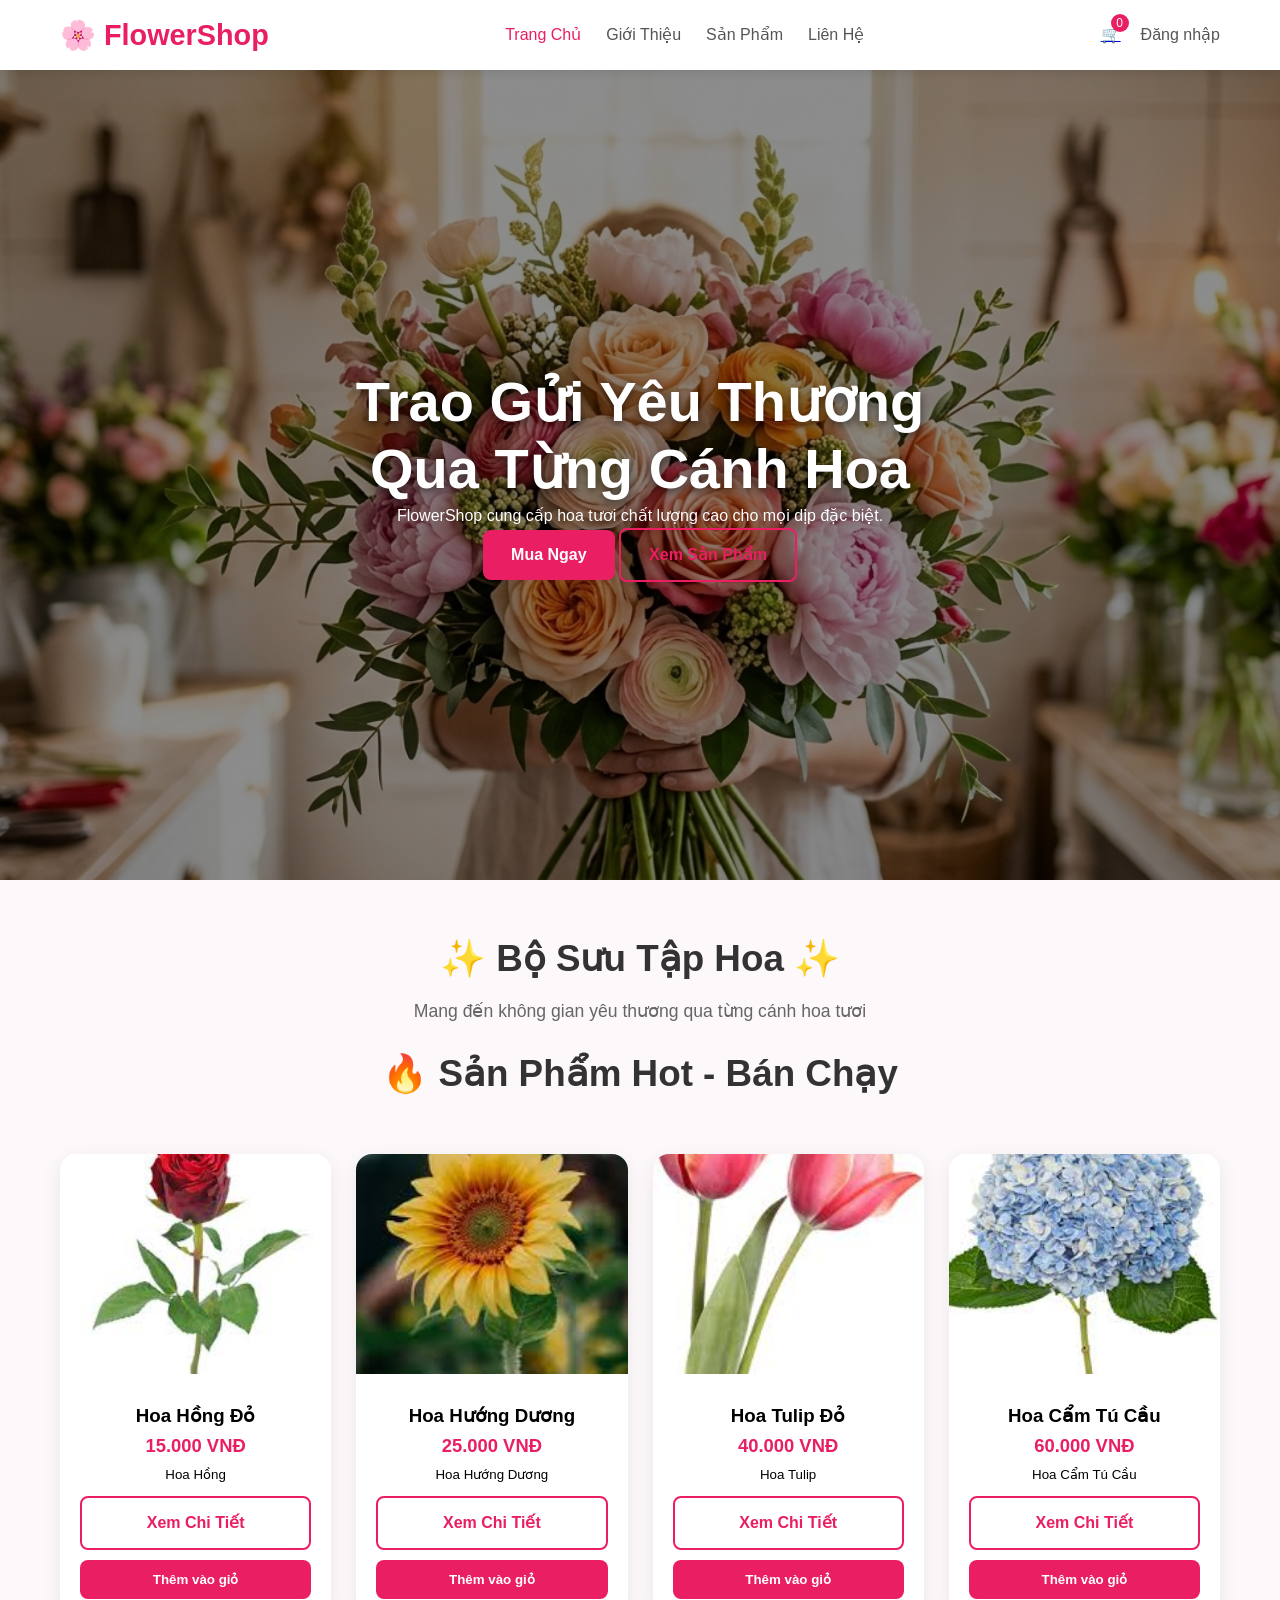
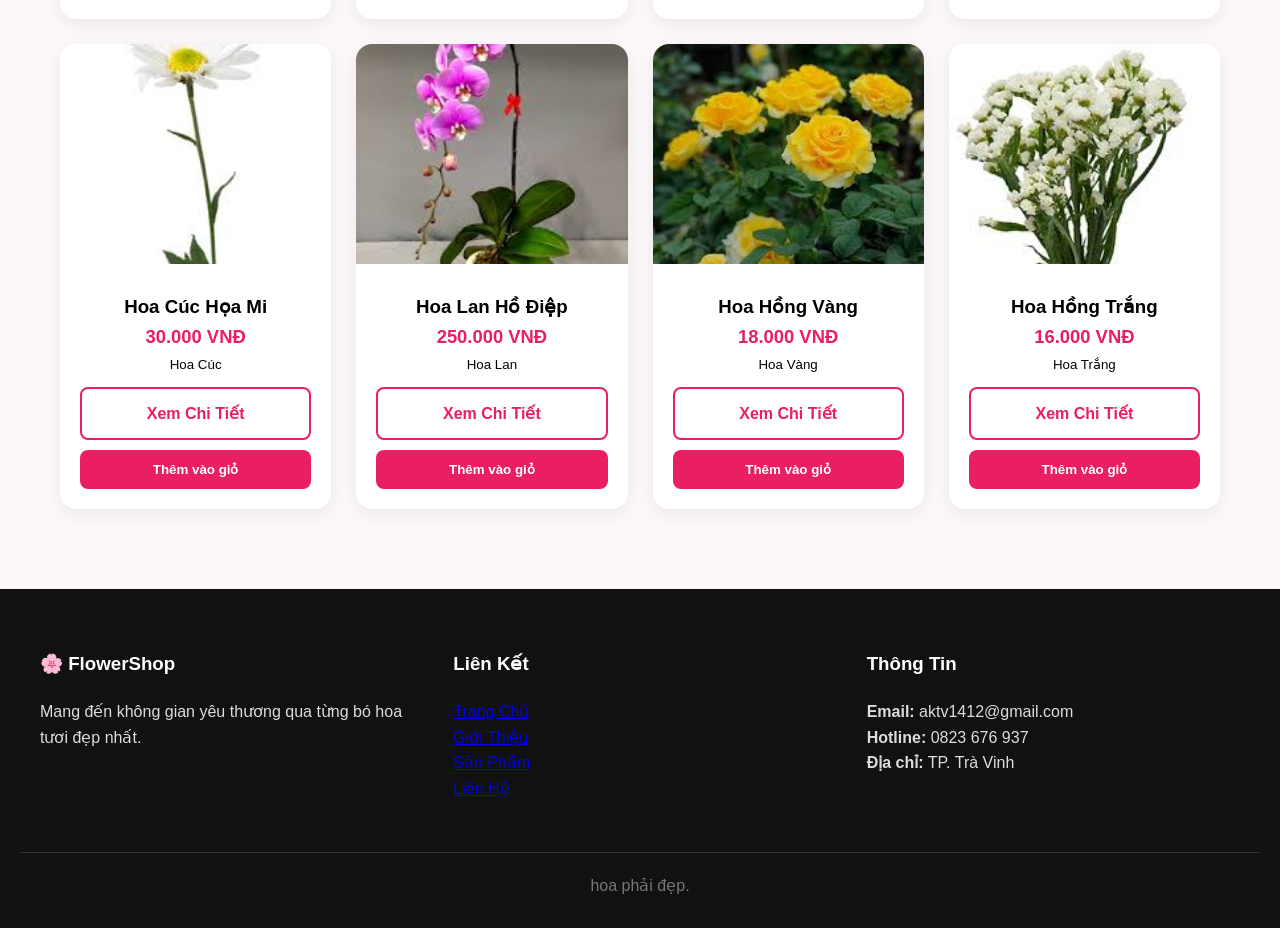
<file: index.html>
<!DOCTYPE html>
<html lang="vi">
<head>
    <meta charset="UTF-8">
    <meta name="viewport" content="width=device-width, initial-scale=1.0">
    <title>FlowerShop - Trang Chủ</title>
    <link rel="stylesheet" href="css/style.css">
</head>
<body>

    <nav class="navbar">
        <div class="nav-container">
            <a href="index.html" class="logo">🌸 FlowerShop</a>
            <ul class="nav-links">
                <li><a href="index.html" class="active">Trang Chủ</a></li>
                <li><a href="html/gioi-thieu.html">Giới Thiệu</a></li>
                <li><a href="html/san-pham.html">Sản Phẩm</a></li>
                <li><a href="html/lien-he.html">Liên Hệ</a></li>
            </ul>
            <div style="display: flex; align-items: center; gap: 20px;">
                <a href="html/gio-hang.html" class="cart-icon">🛒 <span id="cart-count" class="cart-count">0</span></a>
                <a href="html/dang-nhap.html" style="color: #555; text-decoration: none;">Đăng nhập</a>
            </div>
        </div>
    </nav>

    <header class="hero" style="background-image: linear-gradient(rgba(0,0,0,0.45), rgba(0,0,0,0.45)), url('assets/trangchu.png');">
        <div class="hero-content">
            <h1>Trao Gửi Yêu Thương<br>Qua Từng Cánh Hoa</h1>
            <p>FlowerShop cung cấp hoa tươi chất lượng cao cho mọi dịp đặc biệt.</p>
            <div>
                <a href="html/san-pham.html" class="btn btn-primary">Mua Ngay</a>
                <a href="html/san-pham.html" class="btn btn-outline">Xem Sản Phẩm</a>
            </div>
        </div>
    </header>

    <div style="text-align: center; margin-top: 50px; margin-bottom: 20px; padding: 0 20px;">
        <h2 style="font-size: 2.3rem; color: #333; font-weight: bold; display: inline-flex; align-items: center; gap: 10px; justify-content: center; width: 100%;">
            ✨ Bộ Sưu Tập Hoa ✨
        </h2>
        <p style="color: #666; margin-top: 8px; font-size: 1.1rem;">
            Mang đến không gian yêu thương qua từng cánh hoa tươi
        </p>
    </div>

    <section class="section" style="padding-top: 0px;">
        <h2 class="section-title">🔥 Sản Phẩm Hot - Bán Chạy</h2>
        <div id="flower-grid" class="flower-grid"></div>
    </section>

    <footer class="footer">
        <div class="footer-grid">
            <div><h3>🌸 FlowerShop</h3><p>Mang đến không gian yêu thương qua từng bó hoa tươi đẹp nhất.</p></div>
            <div><h3>Liên Kết</h3><p><a href="index.html">Trang Chủ</a></p><p><a href="html/gioi-thieu.html">Giới Thiệu</a></p><p><a href="html/san-pham.html">Sản Phẩm</a></p><p><a href="html/lien-he.html">Liên Hệ</a></p></div>
            <div><h3>Thông Tin</h3><p><strong>Email:</strong> aktv1412@gmail.com</p><p><strong>Hotline:</strong> 0823 676 937</p><p><strong>Địa chỉ:</strong> TP. Trà Vinh</p></div>
        </div>
        <div style="text-align:center; margin-top:50px; padding-top:20px; border-top:1px solid #333; color:#777;">hoa phải đẹp.</div>
    </footer>

    <script src="js/script.js"></script>
</body>
</html>
</file>
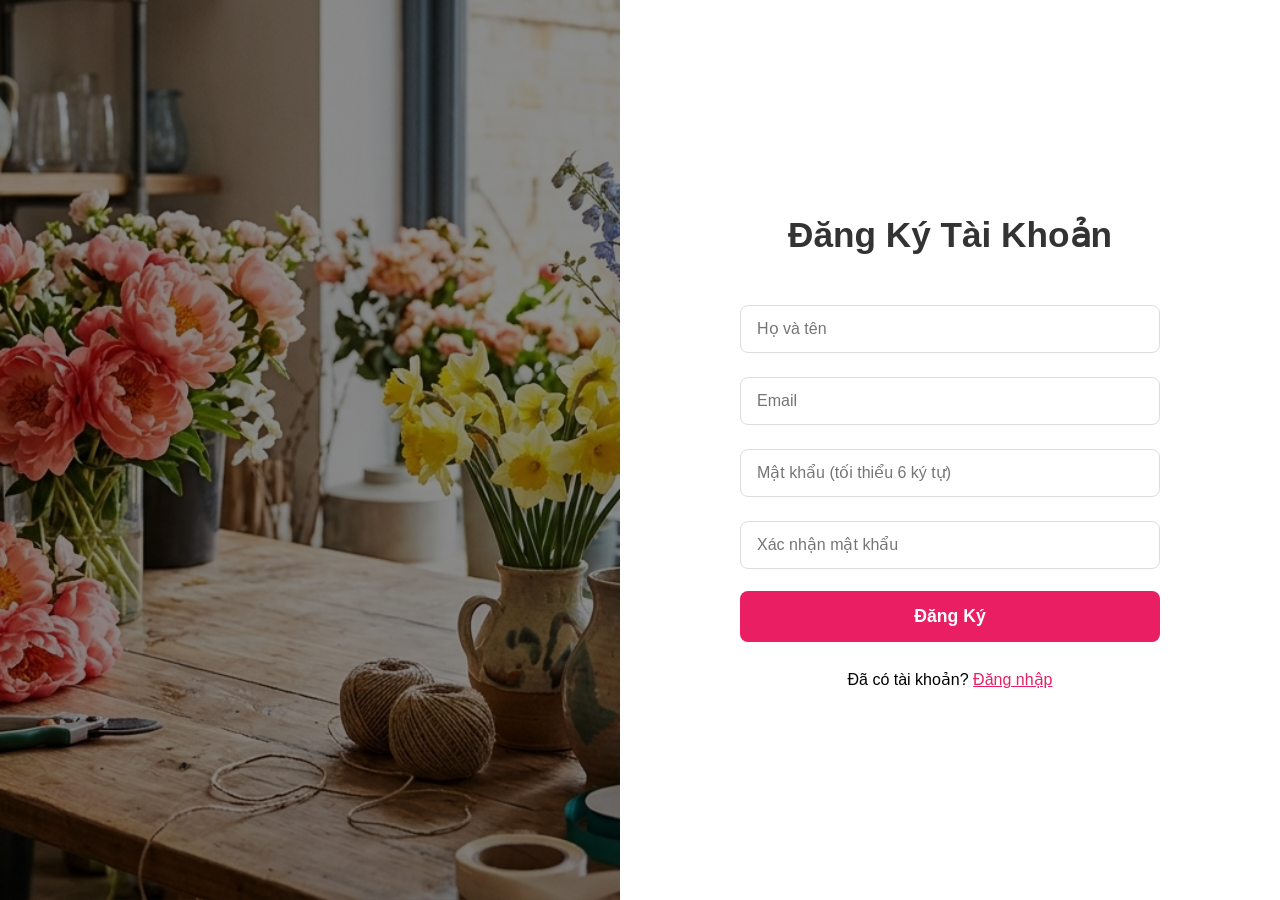
<file: html/dang-ky.html>
<!DOCTYPE html>
<html lang="vi">
<head>
    <meta charset="UTF-8">
    <meta name="viewport" content="width=device-width, initial-scale=1.0">
    <title>Đăng Ký - FlowerShop</title>
    <link rel="stylesheet" href="../css/style.css">
    <style>
        .auth-container {
            display: flex;
            min-height: 100vh;
        }
       .auth-image {
            flex: 1;
            background: linear-gradient(rgba(0,0,0,0.45), rgba(0,0,0,0.45)), 
                    url('../assets/dangky.png') center/cover no-repeat;
            display: none;
        }
        .auth-form {
            flex: 1;
            display: flex;
            align-items: center;
            justify-content: center;
            padding: 40px 20px;
            background: #fff;
        }
        .form-box {
            width: 100%;
            max-width: 420px;
        }
        .auth-form h2 {
            text-align: center;
            margin-bottom: 30px;
            font-size: 2.2rem;
            color: #333;
        }
        .form-input {
            width: 100%;
            padding: 14px 16px;
            margin: 12px 0;
            border: 1px solid #ddd;
            border-radius: 8px;
            font-size: 1rem;
        }
        .btn-auth {
            width: 100%;
            padding: 15px;
            background: #e91e63;
            color: white;
            border: none;
            border-radius: 8px;
            font-size: 1.1rem;
            font-weight: bold;
            cursor: pointer;
            transition: all 0.3s;
            margin-top: 10px;
        }
        .btn-auth:hover {
            background: #c2185b;
            transform: translateY(-3px);
        }
        @media (min-width: 992px) {
            .auth-image { display: block; }
        }
    </style>
</head>
<body>

    <div class="auth-container">
        <!-- Bên trái: Hình ảnh hoa đẹp -->
        <div class="auth-image"></div>

        <!-- Bên phải: Form đăng ký -->
        <div class="auth-form">
            <div class="form-box">
                <h2>Đăng Ký Tài Khoản</h2>
                <form onsubmit="handleRegister(event)">
                    <input type="text" id="reg-name" class="form-input" placeholder="Họ và tên" required>
                    <input type="email" id="reg-email" class="form-input" placeholder="Email" required>
                    <input type="password" id="reg-password" class="form-input" placeholder="Mật khẩu (tối thiểu 6 ký tự)" required>
                    <input type="password" id="reg-confirm" class="form-input" placeholder="Xác nhận mật khẩu" required>
                    <button type="submit" class="btn-auth">Đăng Ký</button>
                </form>
                
                <p style="text-align:center; margin-top:25px;">
                    Đã có tài khoản? 
                    <a href="dang-nhap.html" style="color:#e91e63; font-weight:500;">Đăng nhập</a>
                </p>
            </div>
        </div>
    </div>

    <script src="../js/script.js"></script>
</body>
</html>
</file>
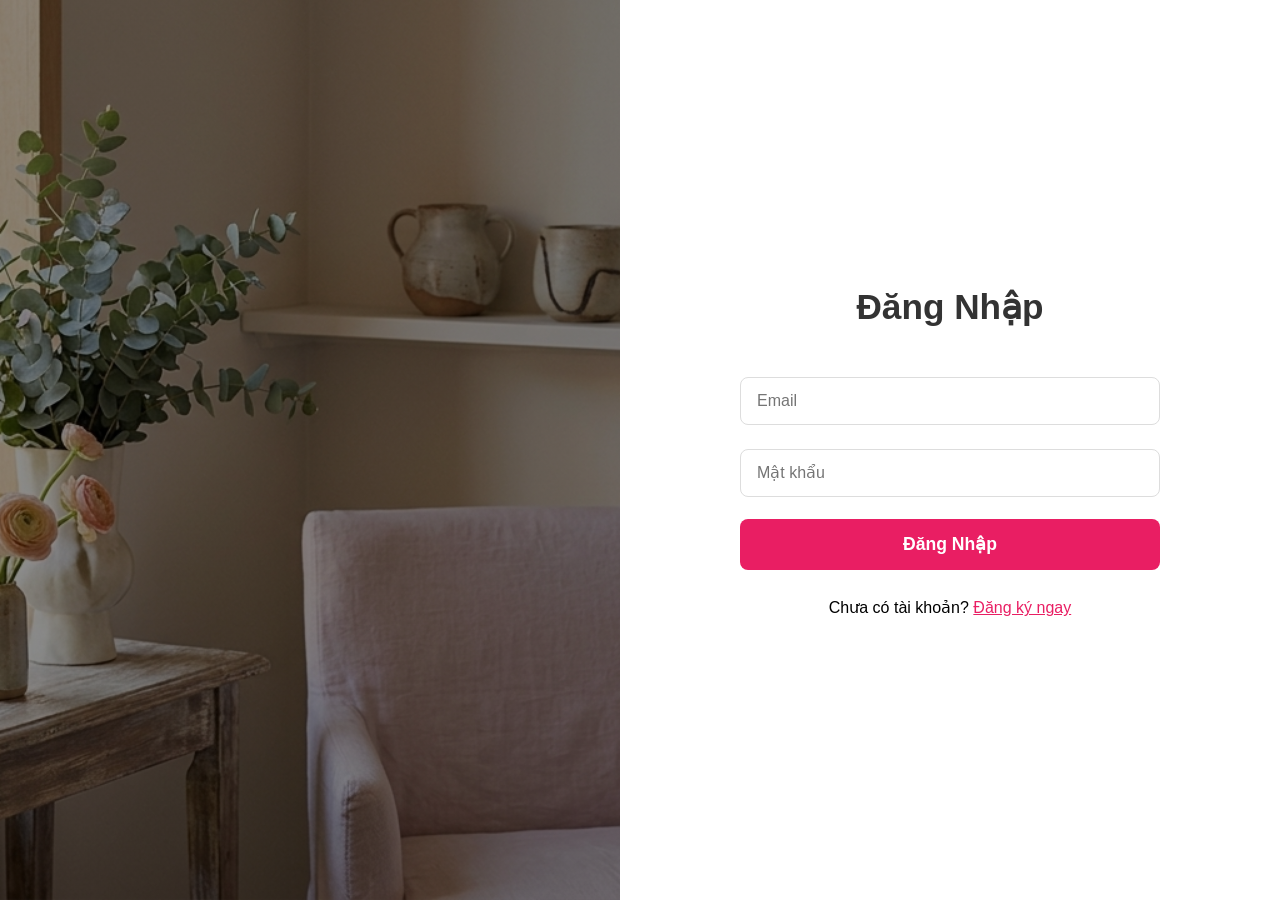
<file: html/dang-nhap.html>
<!DOCTYPE html>
<html lang="vi">
<head>
    <meta charset="UTF-8">
    <meta name="viewport" content="width=device-width, initial-scale=1.0">
    <title>Đăng Nhập - FlowerShop</title>
    <link rel="stylesheet" href="../css/style.css">
    <style>
        .auth-container {
            display: flex;
            min-height: 100vh;
        }
        .auth-image {
        flex: 1;
        background: linear-gradient(rgba(0,0,0,0.45), rgba(0,0,0,0.45)), 
                                    url('../assets/dangnhap.png') center/cover no-repeat;
        display: none;
    }
        .auth-form {
            flex: 1;
            display: flex;
            align-items: center;
            justify-content: center;
            padding: 40px 20px;
            background: #fff;
        }
        .form-box {
            width: 100%;
            max-width: 420px;
        }
        .auth-form h2 {
            text-align: center;
            margin-bottom: 30px;
            font-size: 2.2rem;
            color: #333;
        }
        .form-input {
            width: 100%;
            padding: 14px 16px;
            margin: 12px 0;
            border: 1px solid #ddd;
            border-radius: 8px;
            font-size: 1rem;
        }
        .btn-auth {
            width: 100%;
            padding: 15px;
            background: #e91e63;
            color: white;
            border: none;
            border-radius: 8px;
            font-size: 1.1rem;
            font-weight: bold;
            cursor: pointer;
            transition: all 0.3s;
            margin-top: 10px;
        }
        .btn-auth:hover {
            background: #c2185b;
            transform: translateY(-3px);
        }
        @media (min-width: 992px) {
            .auth-image { display: block; }
        }
    </style>
</head>
<body>

    <div class="auth-container">
        <!-- Bên trái: Hình ảnh hoa đẹp -->
        <div class="auth-image"></div>

        <!-- Bên phải: Form đăng nhập -->
        <div class="auth-form">
            <div class="form-box">
                <h2>Đăng Nhập</h2>
                <form onsubmit="handleLogin(event)">
                    <input type="email" id="login-email" class="form-input" placeholder="Email" required>
                    <input type="password" id="login-password" class="form-input" placeholder="Mật khẩu" required>
                    <button type="submit" class="btn-auth">Đăng Nhập</button>
                </form>
                
                <p style="text-align:center; margin-top:25px;">
                    Chưa có tài khoản? 
                    <a href="dang-ky.html" style="color:#e91e63; font-weight:500;">Đăng ký ngay</a>
                </p>
            </div>
        </div>
    </div>

    <script src="../js/script.js"></script>
</body>
</html>
</file>
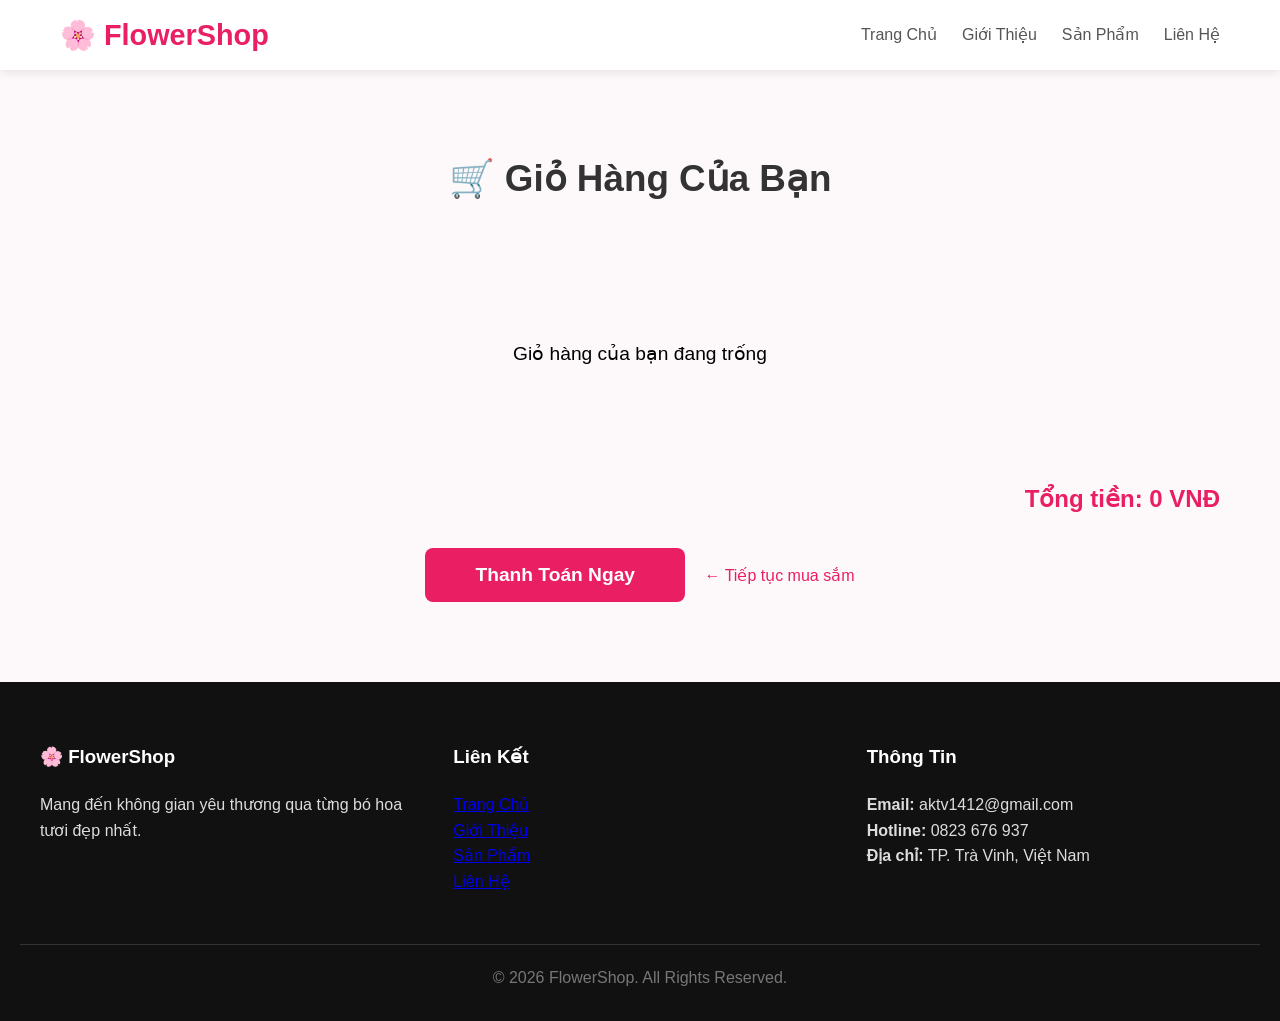
<file: html/gio-hang.html>
<!DOCTYPE html>
<html lang="vi">
<head>
    <meta charset="UTF-8">
    <meta name="viewport" content="width=device-width, initial-scale=1.0">
    <title>Giỏ Hàng - FlowerShop</title>
    <link rel="stylesheet" href="../css/style.css">
    <style>
        .cart-item {
            display: flex;
            align-items: center;
            gap: 20px;
            background: white;
            padding: 15px;
            border-radius: 12px;
            margin-bottom: 15px;
            box-shadow: 0 3px 10px rgba(0,0,0,0.05);
        }
        .cart-item img {
            width: 100px;
            height: 100px;
            object-fit: cover;
            border-radius: 8px;
        }
        .cart-total {
            font-size: 1.5rem;
            font-weight: bold;
            color: #e91e63;
            text-align: right;
            margin: 30px 0;
        }
    </style>
</head>
<body>

    <nav class="navbar">
        <div class="nav-container">
            <a href="../index.html" class="logo">🌸 FlowerShop</a>
            <ul class="nav-links">
                <li><a href="../index.html">Trang Chủ</a></li>
                <li><a href="gioi-thieu.html">Giới Thiệu</a></li>
                <li><a href="san-pham.html">Sản Phẩm</a></li>
                <li><a href="lien-he.html">Liên Hệ</a></li>
            </ul>
        </div>
    </nav>

    <main class="section">
        <h2 class="section-title">🛒 Giỏ Hàng Của Bạn</h2>
        
        <div id="cart-items"></div>
        
        <div class="cart-total">
            Tổng tiền: <span id="total-price">0</span> VNĐ
        </div>

        <div style="text-align: center; margin-top: 30px;">
            <button onclick="checkout()" class="btn btn-primary" style="padding: 16px 50px; font-size: 1.2rem;">
                Thanh Toán Ngay
            </button>
            <a href="san-pham.html" style="display: inline-block; margin-left: 15px; color: #e91e63; text-decoration: none;">
                ← Tiếp tục mua sắm
            </a>
        </div>
    </main>

    <footer class="footer">
        <div class="footer-grid">
            <div>
                <h3>🌸 FlowerShop</h3>
                <p>Mang đến không gian yêu thương qua từng bó hoa tươi đẹp nhất.</p>
            </div>
            <div>
                <h3>Liên Kết</h3>
                <p><a href="../index.html">Trang Chủ</a></p>
                <p><a href="gioi-thieu.html">Giới Thiệu</a></p>
                <p><a href="san-pham.html">Sản Phẩm</a></p>
                <p><a href="lien-he.html">Liên Hệ</a></p>
            </div>
            <div>
                <h3>Thông Tin</h3>
                <p><strong>Email:</strong> aktv1412@gmail.com</p>
                <p><strong>Hotline:</strong> 0823 676 937</p>
                <p><strong>Địa chỉ:</strong> TP. Trà Vinh, Việt Nam</p>
            </div>
        </div>
        <div style="text-align:center; margin-top:50px; padding-top:20px; border-top:1px solid #333; color:#777;">
            © 2026 FlowerShop. All Rights Reserved.
        </div>
    </footer>

    <script src="../js/script.js"></script>
    <script>
       function renderCartPage() {
    const container = document.getElementById('cart-items');
    const totalEl = document.getElementById('total-price');
    let cart = JSON.parse(localStorage.getItem('cart')) || [];
    let total = 0;

    if (cart.length === 0) {
        container.innerHTML = `<p style="text-align:center; padding:80px; font-size:1.2rem;">Giỏ hàng của bạn đang trống</p>`;
        totalEl.textContent = '0';
        return;
    }

    container.innerHTML = '';
    cart.forEach((item, index) => {
        const subtotal = item.price * item.quantity;
        total += subtotal;

        // SỬA TẠI ĐÂY: Thêm '../' vào trước đường dẫn để quay về thư mục gốc tìm assets/
        const itemImgPath = '../' + item.img; 

        const div = document.createElement('div');
        div.className = 'cart-item';
        div.innerHTML = `
            <img src="${itemImgPath}" alt="${item.name}">
            <div style="flex: 1;">
                <h3>${item.name}</h3>
                <p>${item.price.toLocaleString('vi-VN')} VNĐ × ${item.quantity}</p>
            </div>
            <div style="text-align: right;">
                <button onclick="changeQuantity(${index}, -1)" style="width:30px; height:30px;">-</button>
                <span style="margin:0 10px; font-weight:bold;">${item.quantity}</span>
                <button onclick="changeQuantity(${index}, 1)" style="width:30px; height:30px;">+</button>
                <br><br>
                <button onclick="removeFromCart(${index})" style="color:red; background:none; border:none; cursor:pointer;">Xóa</button>
            </div>
        `;
        container.appendChild(div);
    });

    totalEl.textContent = total.toLocaleString('vi-VN');
}

        function changeQuantity(index, change) {
            let cart = JSON.parse(localStorage.getItem('cart')) || [];
            cart[index].quantity += change;
            if (cart[index].quantity < 1) cart[index].quantity = 1;
            localStorage.setItem('cart', JSON.stringify(cart));
            renderCartPage();
            updateCartCount();
        }

        function removeFromCart(index) {
            let cart = JSON.parse(localStorage.getItem('cart')) || [];
            cart.splice(index, 1);
            localStorage.setItem('cart', JSON.stringify(cart));
            renderCartPage();
            updateCartCount();
        }

        function checkout() {
            let cart = JSON.parse(localStorage.getItem('cart')) || [];
            if (cart.length === 0) {
                alert("Giỏ hàng trống!");
                return;
            }
            alert("🎉 Cảm ơn bạn! Đơn hàng đã được xác nhận thành công.");
            localStorage.removeItem('cart');
            window.location.href = "../index.html";
        }

        // Load giỏ hàng khi mở trang
        document.addEventListener("DOMContentLoaded", renderCartPage);
    </script>
</body>
</html>
</file>
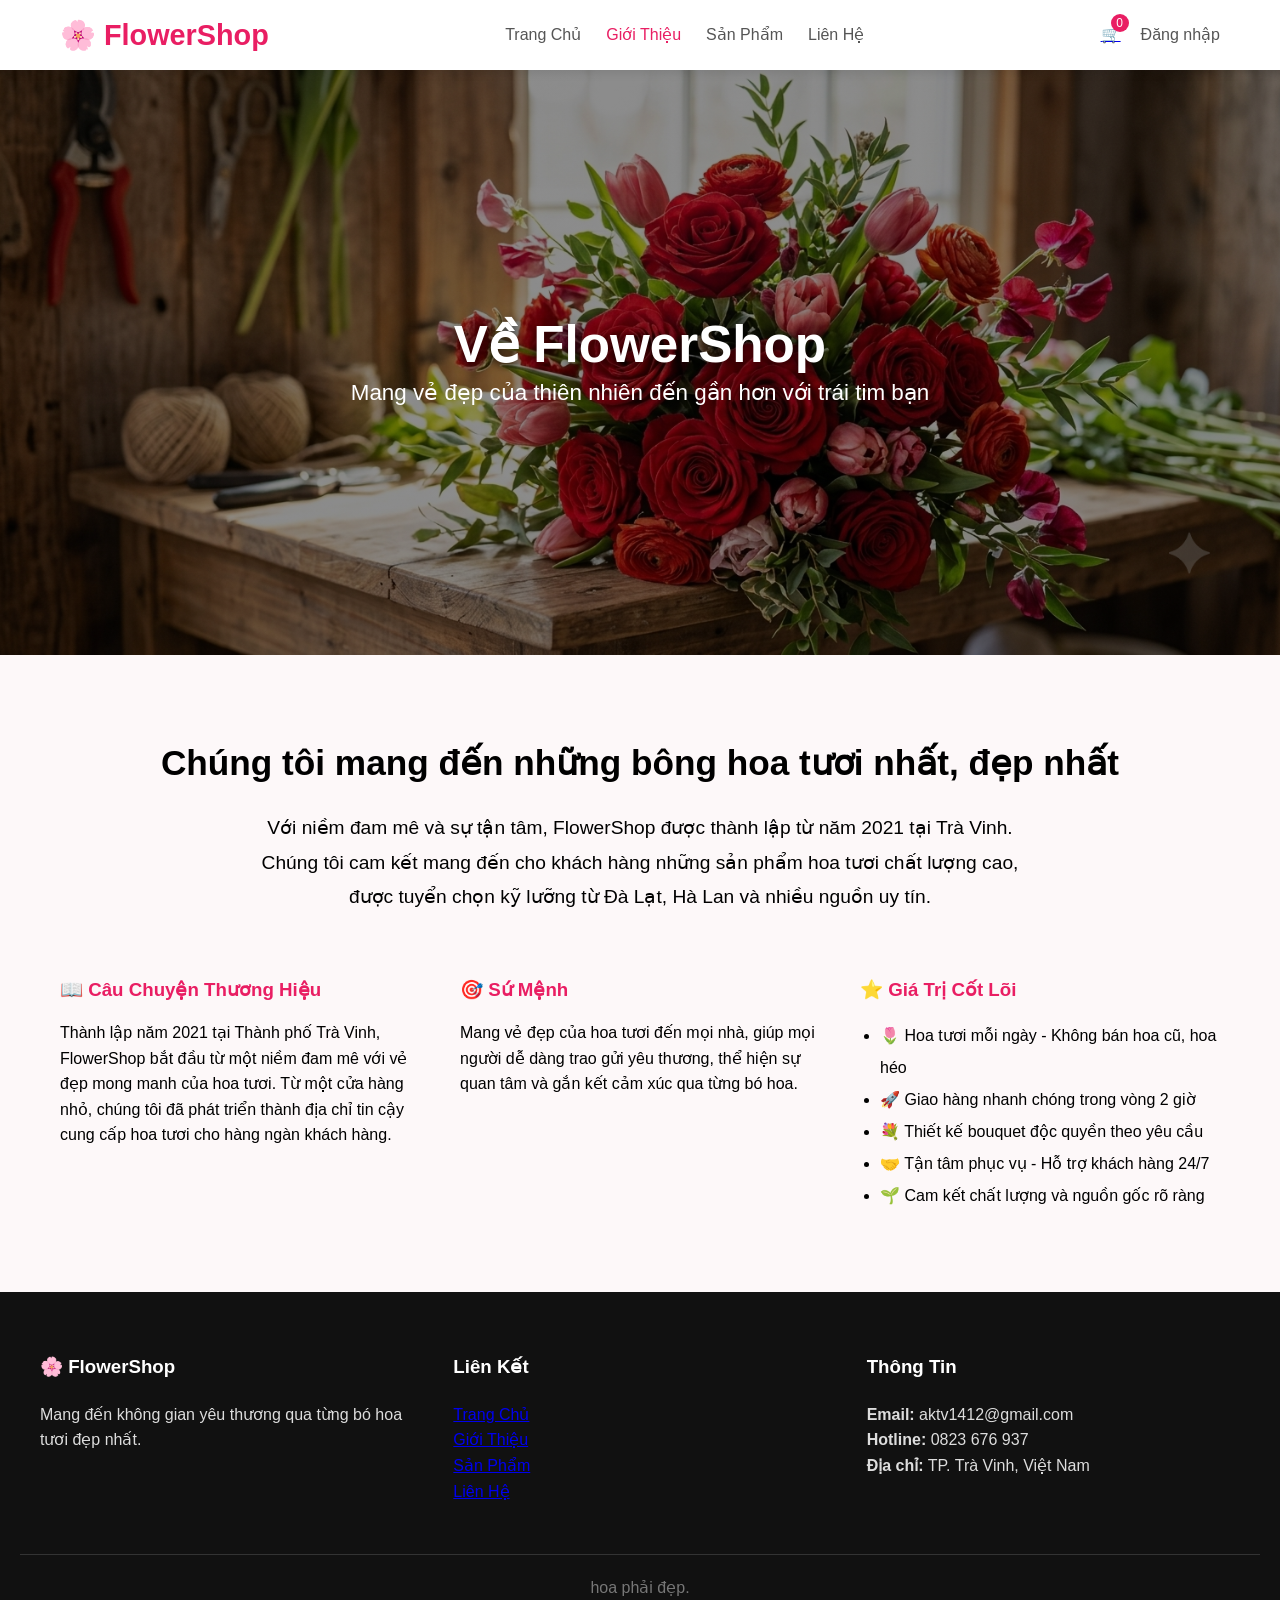
<file: html/gioi-thieu.html>
<!DOCTYPE html>
<html lang="vi">
<head>
    <meta charset="UTF-8">
    <meta name="viewport" content="width=device-width, initial-scale=1.0">
    <title>Về FlowerShop - Cửa Hàng Hoa Tươi</title>
    <link rel="stylesheet" href="../css/style.css">
</head>
<body>

    <nav class="navbar">
        <div class="nav-container">
            <a href="../index.html" class="logo">🌸 FlowerShop</a>
            <ul class="nav-links">
                <li><a href="../index.html">Trang Chủ</a></li>
                <li><a href="gioi-thieu.html" class="active">Giới Thiệu</a></li>
                <li><a href="san-pham.html">Sản Phẩm</a></li>
                <li><a href="lien-he.html">Liên Hệ</a></li>
            </ul>
            <div style="display: flex; align-items: center; gap: 20px;">
                <a href="gio-hang.html" class="cart-icon">🛒 <span id="cart-count" class="cart-count">0</span></a>
                <a href="dang-nhap.html" style="color: #555; text-decoration: none;">Đăng nhập</a>
            </div>
        </div>
    </nav>

    <!-- Banner Giới Thiệu -->
    <header class="hero" style="height: 65vh; background-image: linear-gradient(rgba(0,0,0,0.45), rgba(0,0,0,0.45)), url('../assets/dadung.png');">
        <div class="hero-content">
            <h1 style="font-size: 3.2rem;">Về FlowerShop</h1>
            <p style="font-size: 1.4rem;">Mang vẻ đẹp của thiên nhiên đến gần hơn với trái tim bạn</p>
        </div>
    </header>

    <main class="section">
        <div style="max-width: 1100px; margin: 0 auto 60px; text-align: center;">
            <h2 style="font-size: 2.2rem; margin-bottom: 20px;">Chúng tôi mang đến những bông hoa tươi nhất, đẹp nhất</h2>
            <p style="font-size: 1.2rem; line-height: 1.8; max-width: 800px; margin: 0 auto;">
                Với niềm đam mê và sự tận tâm, FlowerShop được thành lập từ năm 2021 tại Trà Vinh. 
                Chúng tôi cam kết mang đến cho khách hàng những sản phẩm hoa tươi chất lượng cao, được tuyển chọn kỹ lưỡng từ Đà Lạt, Hà Lan và nhiều nguồn uy tín.
            </p>
        </div>

        <!-- 3 Cột Nội Dung -->
        <div style="display: grid; grid-template-columns: repeat(auto-fit, minmax(320px, 1fr)); gap: 40px; max-width: 1200px; margin: 0 auto;">
            
            <div>
                <h3 style="color: #e91e63; margin-bottom: 15px;">📖 Câu Chuyện Thương Hiệu</h3>
                <p>Thành lập năm 2021 tại Thành phố Trà Vinh, FlowerShop bắt đầu từ một niềm đam mê với vẻ đẹp mong manh của hoa tươi. Từ một cửa hàng nhỏ, chúng tôi đã phát triển thành địa chỉ tin cậy cung cấp hoa tươi cho hàng ngàn khách hàng.</p>
            </div>

            <div>
                <h3 style="color: #e91e63; margin-bottom: 15px;">🎯 Sứ Mệnh</h3>
                <p>Mang vẻ đẹp của hoa tươi đến mọi nhà, giúp mọi người dễ dàng trao gửi yêu thương, thể hiện sự quan tâm và gắn kết cảm xúc qua từng bó hoa.</p>
            </div>

            <div>
                <h3 style="color: #e91e63; margin-bottom: 15px;">⭐ Giá Trị Cốt Lõi</h3>
                <ul style="line-height: 2.0; padding-left: 20px;">
                    <li>🌷 Hoa tươi mỗi ngày - Không bán hoa cũ, hoa héo</li>
                    <li>🚀 Giao hàng nhanh chóng trong vòng 2 giờ</li>
                    <li>💐 Thiết kế bouquet độc quyền theo yêu cầu</li>
                    <li>🤝 Tận tâm phục vụ - Hỗ trợ khách hàng 24/7</li>
                    <li>🌱 Cam kết chất lượng và nguồn gốc rõ ràng</li>
                </ul>
            </div>

        </div>
    </main>

    <footer class="footer">
        <div class="footer-grid">
            <div>
                <h3>🌸 FlowerShop</h3>
                <p>Mang đến không gian yêu thương qua từng bó hoa tươi đẹp nhất.</p>
            </div>
            <div>
                <h3>Liên Kết</h3>
                <p><a href="../index.html">Trang Chủ</a></p>
                <p><a href="gioi-thieu.html">Giới Thiệu</a></p>
                <p><a href="san-pham.html">Sản Phẩm</a></p>
                <p><a href="lien-he.html">Liên Hệ</a></p>
            </div>
            <div>
                <h3>Thông Tin</h3>
                <p><strong>Email:</strong> aktv1412@gmail.com</p>
                <p><strong>Hotline:</strong> 0823 676 937</p>
                <p><strong>Địa chỉ:</strong> TP. Trà Vinh, Việt Nam</p>
            </div>
        </div>
        <div style="text-align:center; margin-top:50px; padding-top:20px; border-top:1px solid #333; color:#777;">
            hoa phải đẹp.
        </div>
    </footer>

    <script src="../js/script.js"></script>
</body>
</html>
</file>
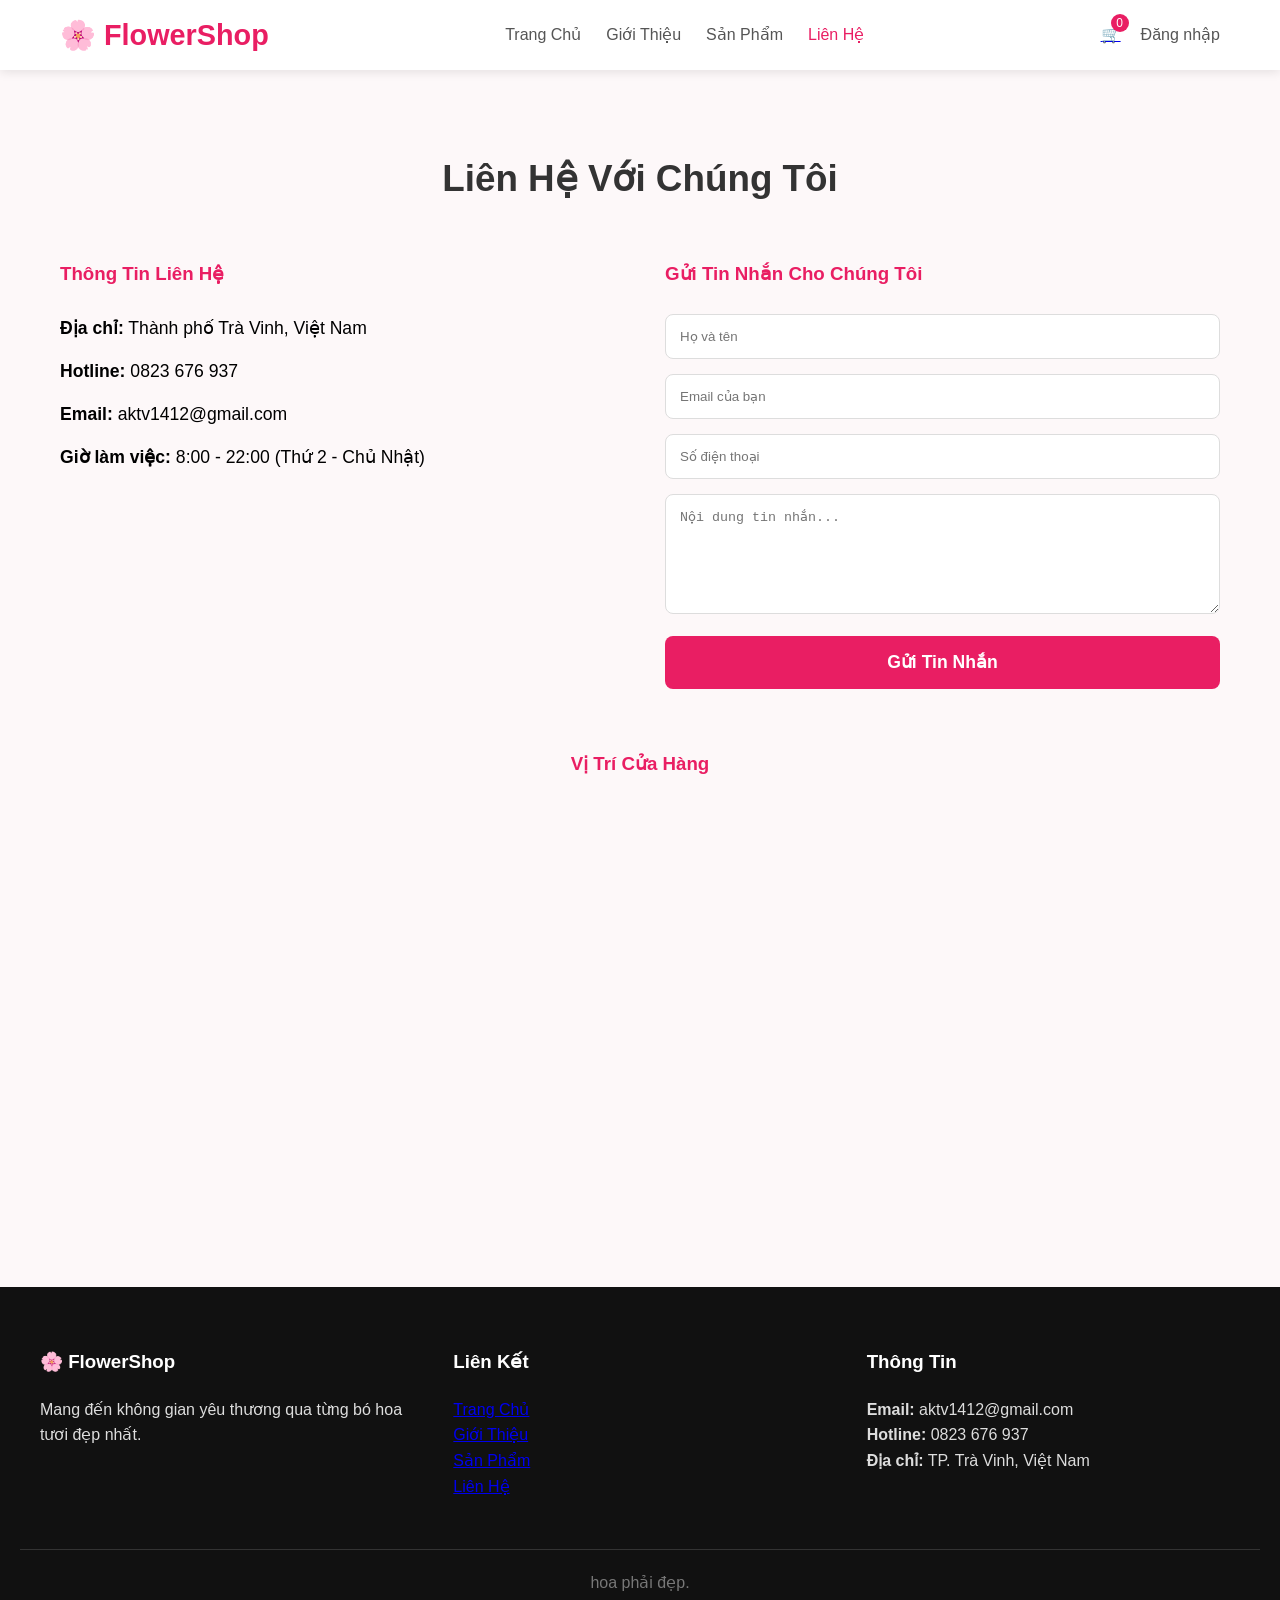
<file: html/lien-he.html>
<!DOCTYPE html>
<html lang="vi">
<head>
    <meta charset="UTF-8">
    <meta name="viewport" content="width=device-width, initial-scale=1.0">
    <title>Liên Hệ - FlowerShop</title>
    <link rel="stylesheet" href="../css/style.css">
</head>
<body>

    <nav class="navbar">
        <div class="nav-container">
            <a href="../index.html" class="logo">🌸 FlowerShop</a>
            <ul class="nav-links">
                <li><a href="../index.html">Trang Chủ</a></li>
                <li><a href="gioi-thieu.html">Giới Thiệu</a></li>
                <li><a href="san-pham.html">Sản Phẩm</a></li>
                <li><a href="lien-he.html" class="active">Liên Hệ</a></li>
            </ul>
            <div style="display: flex; align-items: center; gap: 20px;">
                <a href="gio-hang.html" class="cart-icon">🛒 <span id="cart-count" class="cart-count">0</span></a>
                <a href="dang-nhap.html" style="color: #555; text-decoration: none;">Đăng nhập</a>
            </div>
        </div>
    </nav>

    <main class="section">
        <h2 class="section-title">Liên Hệ Với Chúng Tôi</h2>
        
        <div style="max-width: 1200px; margin: 0 auto; display: grid; grid-template-columns: repeat(auto-fit, minmax(500px, 1fr)); gap: 50px;">
            
            <!-- Thông tin liên hệ -->
            <div>
                <h3 style="margin-bottom: 25px; color: #e91e63;">Thông Tin Liên Hệ</h3>
                <p style="font-size: 1.1rem; margin: 15px 0;">
                    <strong>Địa chỉ:</strong> Thành phố Trà Vinh, Việt Nam
                </p>
                <p style="font-size: 1.1rem; margin: 15px 0;">
                    <strong>Hotline:</strong> 0823 676 937
                </p>
                <p style="font-size: 1.1rem; margin: 15px 0;">
                    <strong>Email:</strong> aktv1412@gmail.com
                </p>
                <p style="font-size: 1.1rem; margin: 15px 0;">
                    <strong>Giờ làm việc:</strong> 8:00 - 22:00 (Thứ 2 - Chủ Nhật)
                </p>
            </div>

            <!-- Form liên hệ -->
            <div>
                <h3 style="margin-bottom: 25px; color: #e91e63;">Gửi Tin Nhắn Cho Chúng Tôi</h3>
                <form onsubmit="event.preventDefault(); alert('Cảm ơn bạn! Tin nhắn đã được gửi thành công.'); this.reset();">
                    <input type="text" placeholder="Họ và tên" required style="width:100%; padding:14px; margin-bottom:15px; border:1px solid #ddd; border-radius:8px;">
                    <input type="email" placeholder="Email của bạn" required style="width:100%; padding:14px; margin-bottom:15px; border:1px solid #ddd; border-radius:8px;">
                    <input type="tel" placeholder="Số điện thoại" style="width:100%; padding:14px; margin-bottom:15px; border:1px solid #ddd; border-radius:8px;">
                    <textarea placeholder="Nội dung tin nhắn..." rows="6" required style="width:100%; padding:14px; margin-bottom:15px; border:1px solid #ddd; border-radius:8px; resize:vertical;"></textarea>
                    <button type="submit" class="btn btn-primary" style="width:100%; padding:16px; font-size:1.1rem;">Gửi Tin Nhắn</button>
                </form>
            </div>
        </div>

        <!-- Bản đồ -->
        <div style="margin-top: 60px;">
            <h3 style="text-align:center; margin-bottom:20px; color:#e91e63;">Vị Trí Cửa Hàng</h3>
            <iframe 
                src="https://www.google.com/maps/embed?pb=!1m18!1m12!1m3!1d3929.5!2d106.3!3d10.0!2m3!1f0!2f0!3f0!3m2!1i1024!2i768!4f13.1!3m3!1m2!1s0x0%3A0x0!2zMTAqwqAwMycwMCJOIDEwNsKwMTgnMDAiRQ!5e0!3m2!1svi!2s!4v123456789" 
                width="100%" 
                height="400" 
                style="border:0; border-radius:12px;" 
                allowfullscreen="" 
                loading="lazy">
            </iframe>
        </div>
    </main>

    <footer class="footer">
        <div class="footer-grid">
            <div>
                <h3>🌸 FlowerShop</h3>
                <p>Mang đến không gian yêu thương qua từng bó hoa tươi đẹp nhất.</p>
            </div>
            <div>
                <h3>Liên Kết</h3>
                <p><a href="../index.html">Trang Chủ</a></p>
                <p><a href="gioi-thieu.html">Giới Thiệu</a></p>
                <p><a href="san-pham.html">Sản Phẩm</a></p>
                <p><a href="lien-he.html">Liên Hệ</a></p>
            </div>
            <div>
                <h3>Thông Tin</h3>
                <p><strong>Email:</strong> aktv1412@gmail.com</p>
                <p><strong>Hotline:</strong> 0823 676 937</p>
                <p><strong>Địa chỉ:</strong> TP. Trà Vinh, Việt Nam</p>
            </div>
        </div>
        <div style="text-align:center; margin-top:50px; padding-top:20px; border-top:1px solid #333; color:#777;">
            hoa phải đẹp.
        </div>
    </footer>

    <script src="../js/script.js"></script>
</body>
</html>
</file>
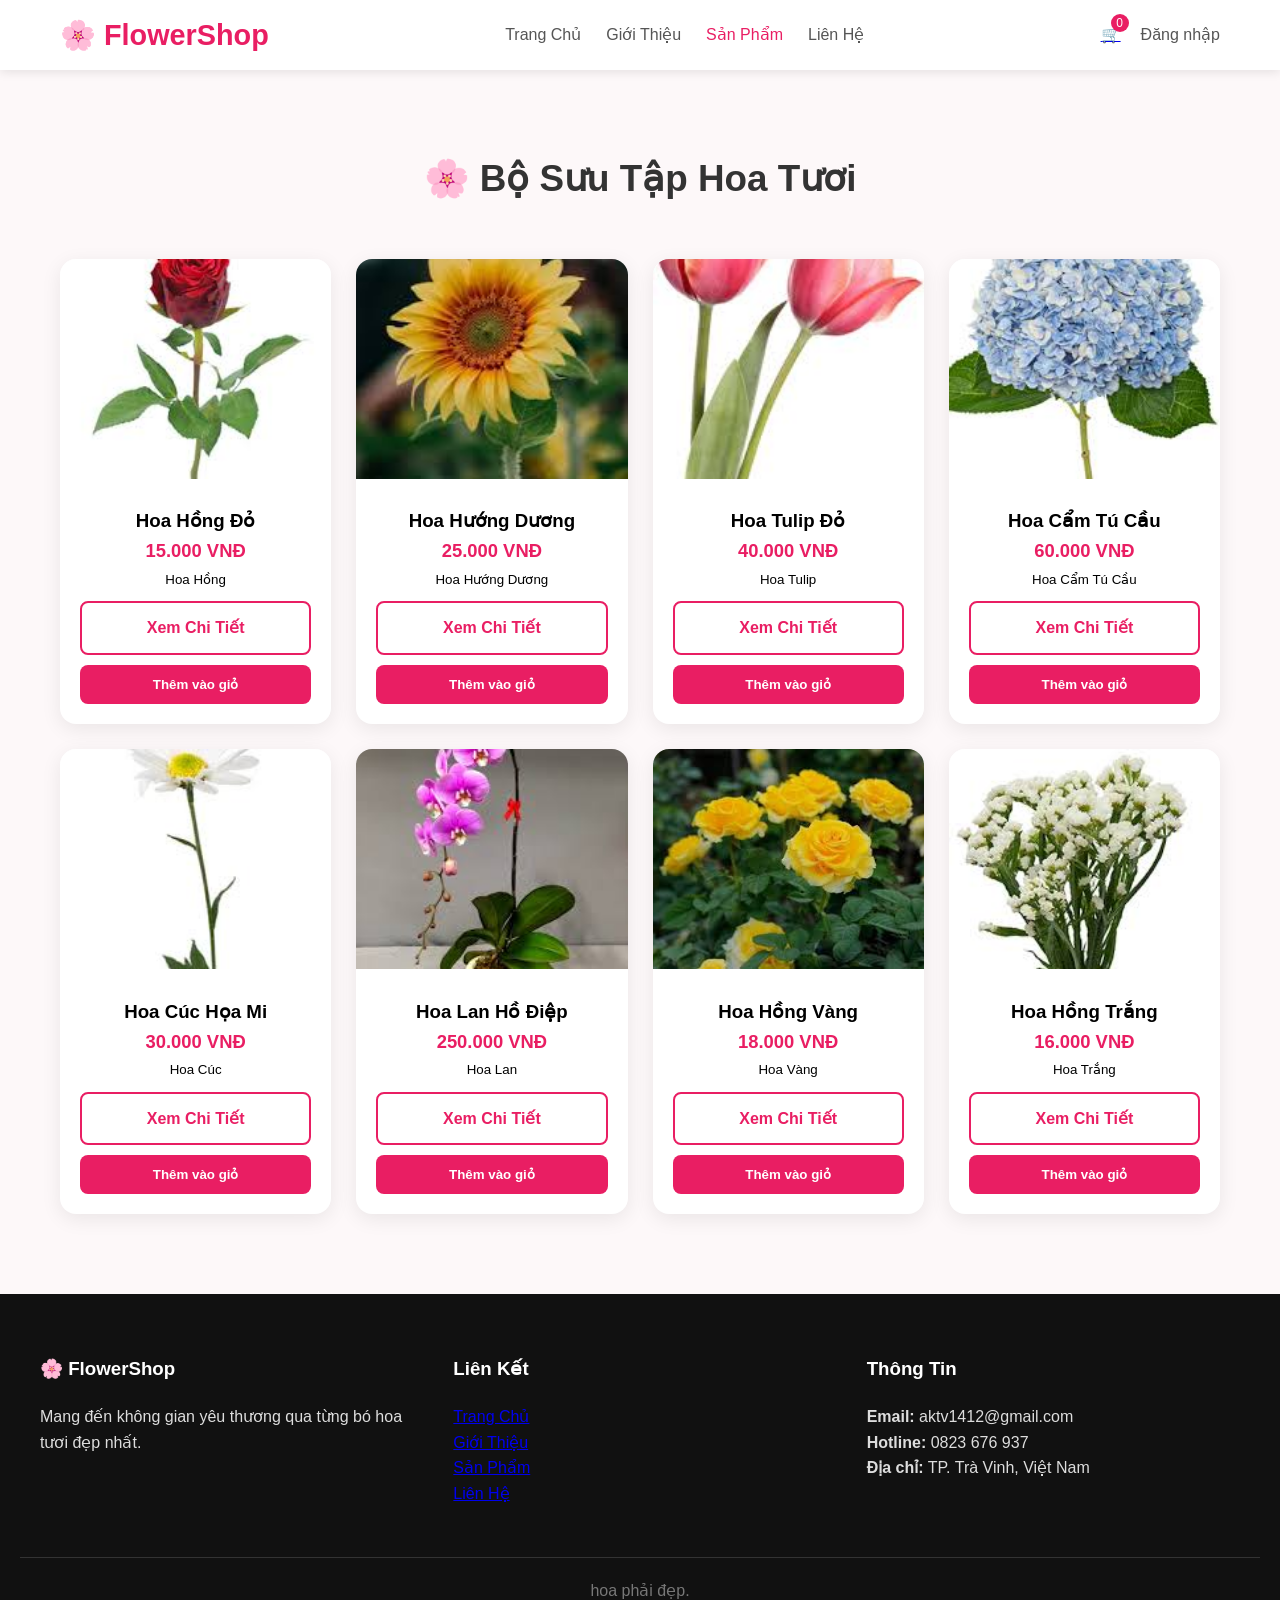
<file: html/san-pham.html>
<!DOCTYPE html>
<html lang="vi">
<head>
    <meta charset="UTF-8">
    <meta name="viewport" content="width=device-width, initial-scale=1.0">
    <title>Sản Phẩm - FlowerShop</title>
    <link rel="stylesheet" href="../css/style.css">
</head>
<body>

    <nav class="navbar">
        <div class="nav-container">
            <a href="../index.html" class="logo">🌸 FlowerShop</a>
            <ul class="nav-links">
                <li><a href="../index.html">Trang Chủ</a></li>
                <li><a href="gioi-thieu.html">Giới Thiệu</a></li>
                <li><a href="san-pham.html" class="active">Sản Phẩm</a></li>
                <li><a href="lien-he.html">Liên Hệ</a></li>
            </ul>
            <div style="display: flex; align-items: center; gap: 20px;">
                <a href="gio-hang.html" class="cart-icon">🛒 <span id="cart-count" class="cart-count">0</span></a>
                <a href="dang-nhap.html" style="color: #555; text-decoration: none;">Đăng nhập</a>
            </div>
        </div>
    </nav>

    <main class="section">
        <h2 class="section-title">🌸 Bộ Sưu Tập Hoa Tươi</h2>
        <div id="flower-grid" class="flower-grid"></div>
    </main>

    <footer class="footer">
        <div class="footer-grid">
            <div>
                <h3>🌸 FlowerShop</h3>
                <p>Mang đến không gian yêu thương qua từng bó hoa tươi đẹp nhất.</p>
            </div>
            <div>
                <h3>Liên Kết</h3>
                <p><a href="../index.html">Trang Chủ</a></p>
                <p><a href="gioi-thieu.html">Giới Thiệu</a></p>
                <p><a href="san-pham.html">Sản Phẩm</a></p>
                <p><a href="lien-he.html">Liên Hệ</a></p>
            </div>
            <div>
                <h3>Thông Tin</h3>
                <p><strong>Email:</strong> aktv1412@gmail.com</p>
                <p><strong>Hotline:</strong> 0823 676 937</p>
                <p><strong>Địa chỉ:</strong> TP. Trà Vinh, Việt Nam</p>
            </div>
        </div>
        <div style="text-align:center; margin-top:50px; padding-top:20px; border-top:1px solid #333; color:#777;">
            hoa phải đẹp.
        </div>
    </footer>

    <script src="../js/script.js"></script>
</body>
</html>
</file>
<file: css/style.css>
* { margin: 0; padding: 0; box-sizing: border-box; }
:root {
    --primary: #e91e63;
}

body {
    font-family: 'Segoe UI', sans-serif;
    line-height: 1.6;
    background: #fdf8f9;
}

.navbar {
    background: white;
    box-shadow: 0 2px 10px rgba(0,0,0,0.1);
    position: sticky;
    top: 0;
    z-index: 1000;
}

.nav-container {
    max-width: 1200px;
    margin: 0 auto;
    padding: 0 20px;
    display: flex;
    justify-content: space-between;
    align-items: center;
    height: 70px;
}

.logo { font-size: 1.8rem; font-weight: bold; color: var(--primary); text-decoration: none; }

.nav-links {
    display: flex;
    gap: 25px;
    list-style: none;
}

.nav-links a {
    text-decoration: none;
    color: #555;
    font-weight: 500;
}

.nav-links a:hover, .nav-links a.active { color: var(--primary); }

.hero {
    height: 90vh;
    background-size: cover;
    background-position: center;
    display: flex;
    align-items: center;
    justify-content: center;
    text-align: center;
    color: white;
    padding: 0 20px;
}

.hero-content h1 { font-size: 3.5rem; text-shadow: 0 3px 10px rgba(0,0,0,0.6); line-height: 1.2; }

/* === ĐỊNH DẠNG NÚT CHUẨN === */
.btn {
    display: inline-block;
    padding: 12px 28px;
    border-radius: 8px; /* Bo góc nhẹ hiện đại đồng bộ với card sản phẩm */
    font-weight: 600;
    text-decoration: none;
    transition: 0.3s;
    text-align: center;
    border: none;
    cursor: pointer;
}

/* Nút Thêm vào giỏ (Nền hồng chữ trắng) */
.btn-primary { 
    background: var(--primary); 
    color: white; 
}
.btn-primary:hover { 
    background: #c2185b; 
}

/* Nút Xem chi tiết mặc định (Viền hồng nền trong suốt, hiện rõ ràng) */
.btn-outline {
    border: 2px solid var(--primary);
    color: var(--primary);
    background: transparent;
}
.btn-outline:hover {
    background: var(--primary);
    color: white;
}

/* Class bổ trợ căng tràn 100% chiều ngang, xếp chồng ngay ngắn */
.btn-block {
    display: block;
    width: 100%;
    max-width: 100%;
    margin-top: 10px; /* Khoảng cách đều đặn giữa các nút */
    box-sizing: border-box;
}

.section {
    padding: 80px 20px;
    max-width: 1200px;
    margin: 0 auto;
}

.section-title {
    text-align: center;
    font-size: 2.3rem;
    margin-bottom: 50px;
    color: #333;
}

.flower-grid {
    display: grid;
    grid-template-columns: repeat(auto-fit, minmax(260px, 1fr));
    gap: 25px;
}

.flower-card {
    background: white;
    border-radius: 16px;
    overflow: hidden;
    box-shadow: 0 5px 20px rgba(0,0,0,0.08);
    transition: 0.4s;
}

.flower-card:hover {
    transform: translateY(-5px); /* Giảm độ nẩy để tránh cảm giác che khuất nút trên màn hình nhỏ */
    box-shadow: 0 12px 30px rgba(233,30,99,0.15);
}

.flower-card img {
    width: 100%;
    height: 220px;
    object-fit: cover;
}

.flower-info {
    padding: 20px;
    text-align: center;
}

.flower-price {
    color: var(--primary);
    font-weight: 700;
    font-size: 1.15rem;
}

.footer {
    background: #111;
    color: #ddd;
    padding: 60px 20px 30px;
    margin-top: auto;
}

.footer-grid {
    max-width: 1200px;
    margin: 0 auto;
    display: grid;
    grid-template-columns: repeat(auto-fit, minmax(280px, 1fr));
    gap: 40px;
}

.footer h3 { color: white; margin-bottom: 20px; }

.cart-icon {
    position: relative;
}

.cart-count {
    position: absolute;
    top: -8px;
    right: -8px;
    background: var(--primary);
    color: white;
    font-size: 0.75rem;
    width: 18px;
    height: 18px;
    border-radius: 50%;
    display: flex;
    align-items: center;
    justify-content: center;
}

/* ==========================================================================
   MÀN HÌNH MÁY TÍNH BẢNG & ĐIỆN THOẠI (Dưới 768px)
   ========================================================================== */
@media (max-width: 768px) {
    .nav-container {
        flex-direction: column;
        height: auto;
        padding: 15px 20px;
        gap: 12px;
    }

    .nav-links {
        gap: 15px;
        flex-wrap: wrap;
        justify-content: center;
    }

    .hero {
        height: 70vh;
    }

    .hero-content h1 {
        font-size: 2.2rem;
    }

    .hero-content p {
        font-size: 1rem;
        padding: 0 10px;
    }

    /* Tối ưu hóa kích thước nút trên Mobile */
    .btn {
        padding: 10px 20px;
        font-size: 0.95rem;
    }
    
    .btn-block {
        width: 100%;
        max-width: 100%;
        margin-top: 8px;
    }

    .section {
        padding: 40px 15px;
    }

    .section-title {
        font-size: 1.8rem;
        margin-bottom: 30px;
    }

    .flower-grid {
        grid-template-columns: repeat(auto-fit, minmax(220px, 1fr));
        gap: 15px;
    }

    .footer-grid {
        text-align: center;
        gap: 30px;
    }
}

/* ==========================================================================
   MÀN HÌNH ĐIỆN THOẠI NHỎ (Dưới 480px)
   ========================================================================== */
@media (max-width: 480px) {
    .logo {
        font-size: 1.5rem;
    }
    
    .nav-links {
        gap: 10px;
    }

    .nav-links a {
        font-size: 0.9rem;
    }

    .hero-content h1 {
        font-size: 1.8rem;
    }
}
</file>
